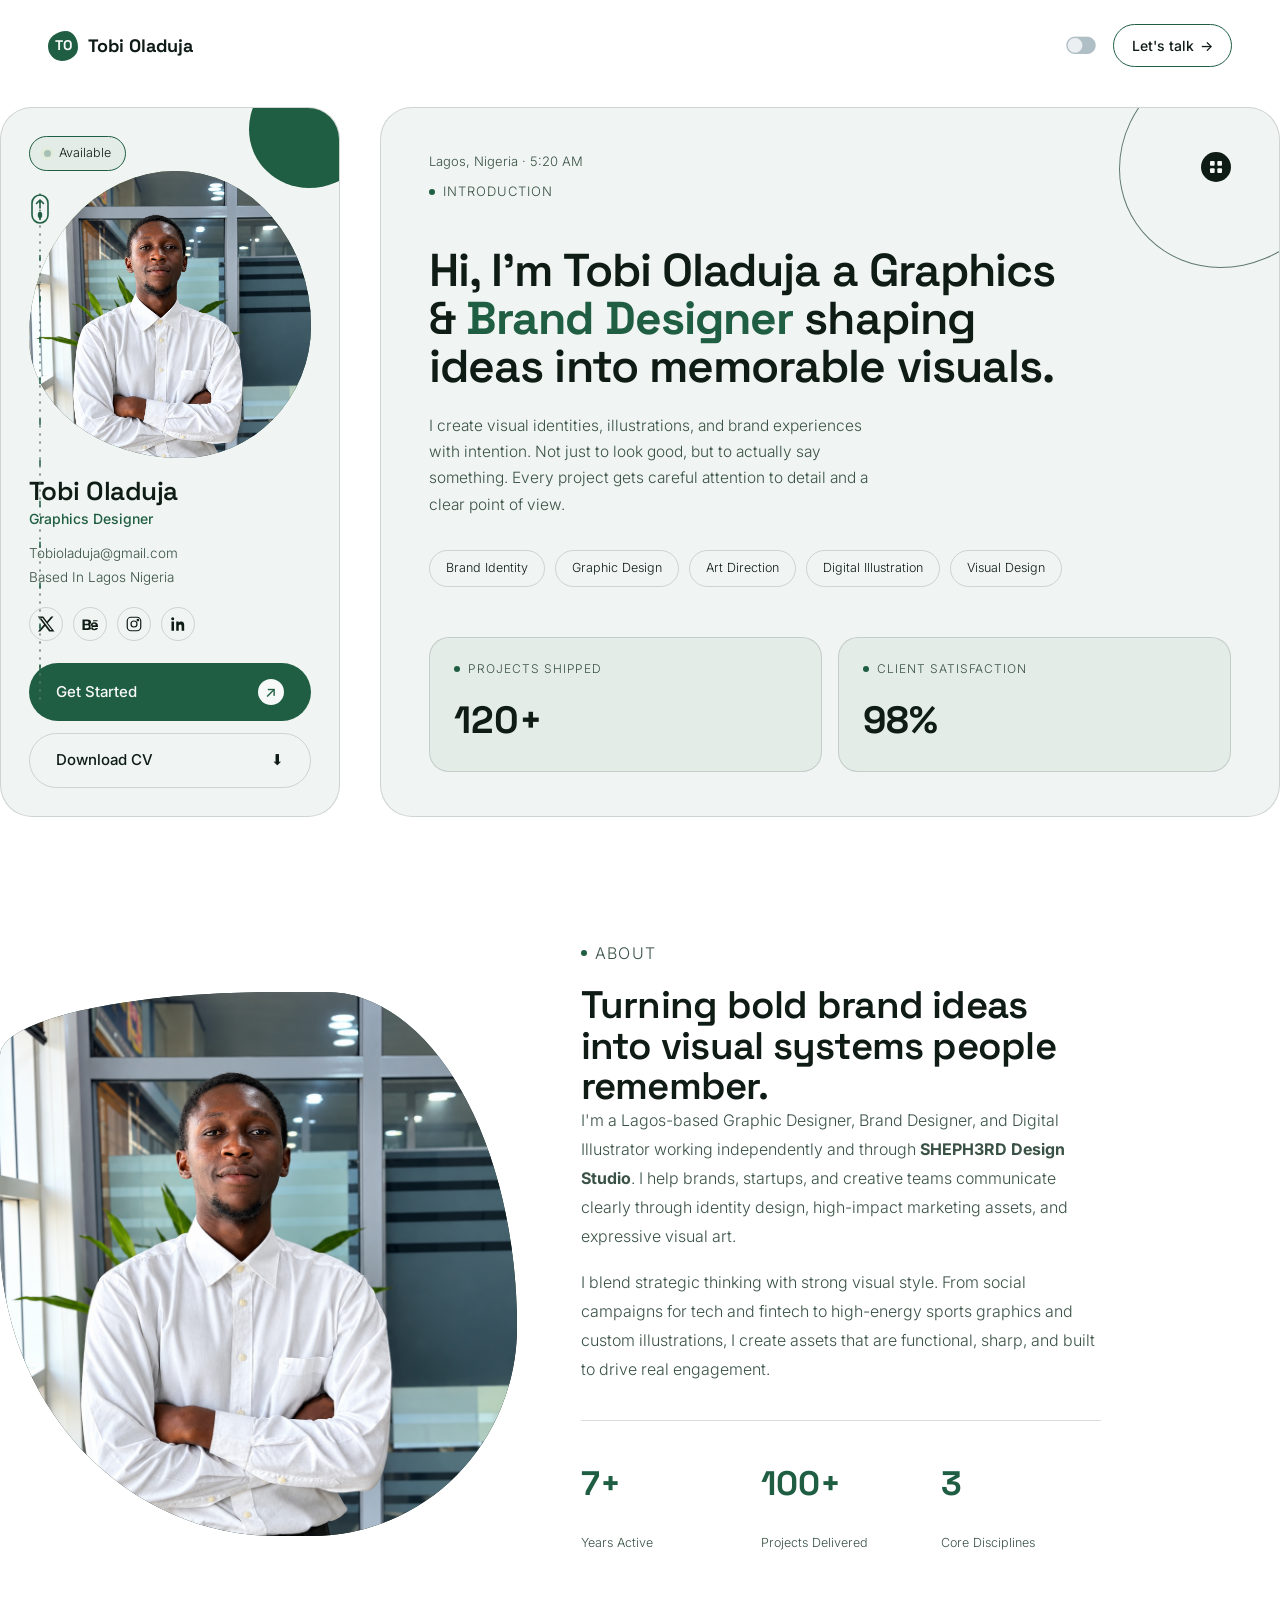
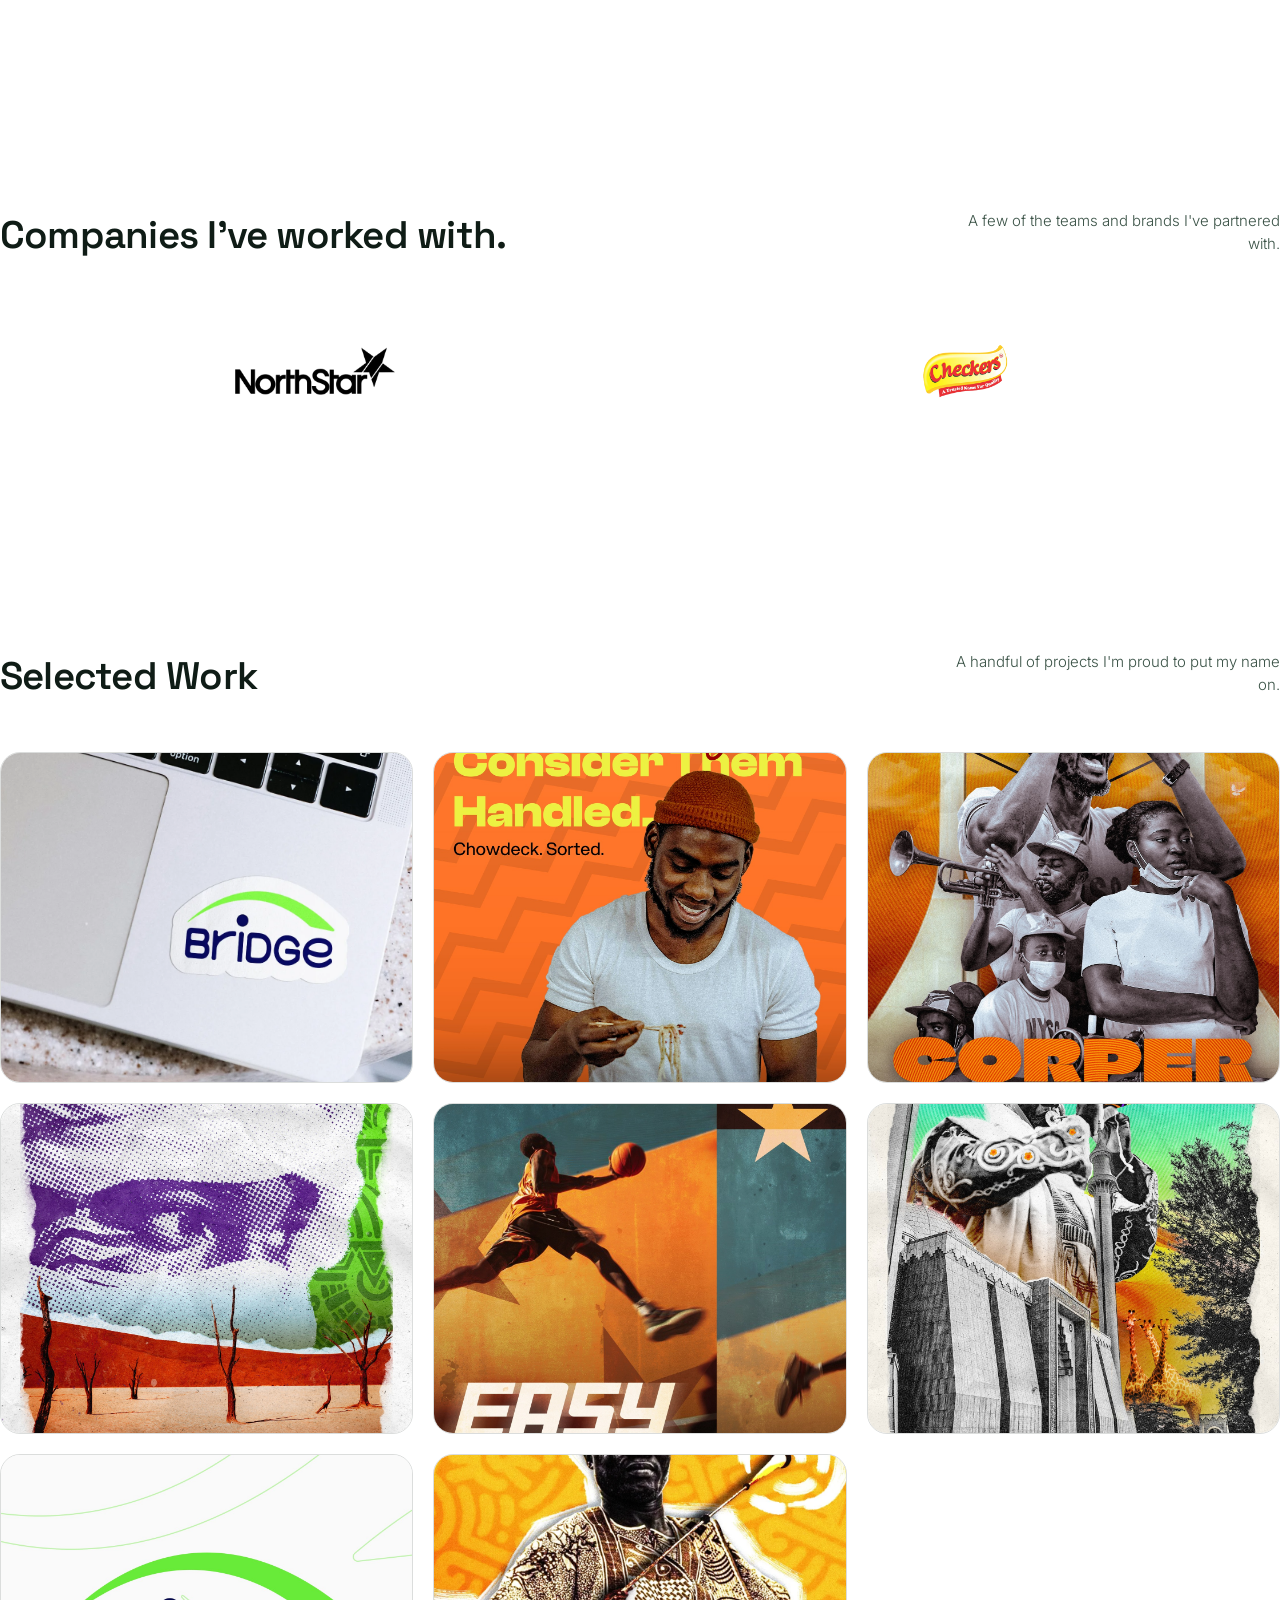
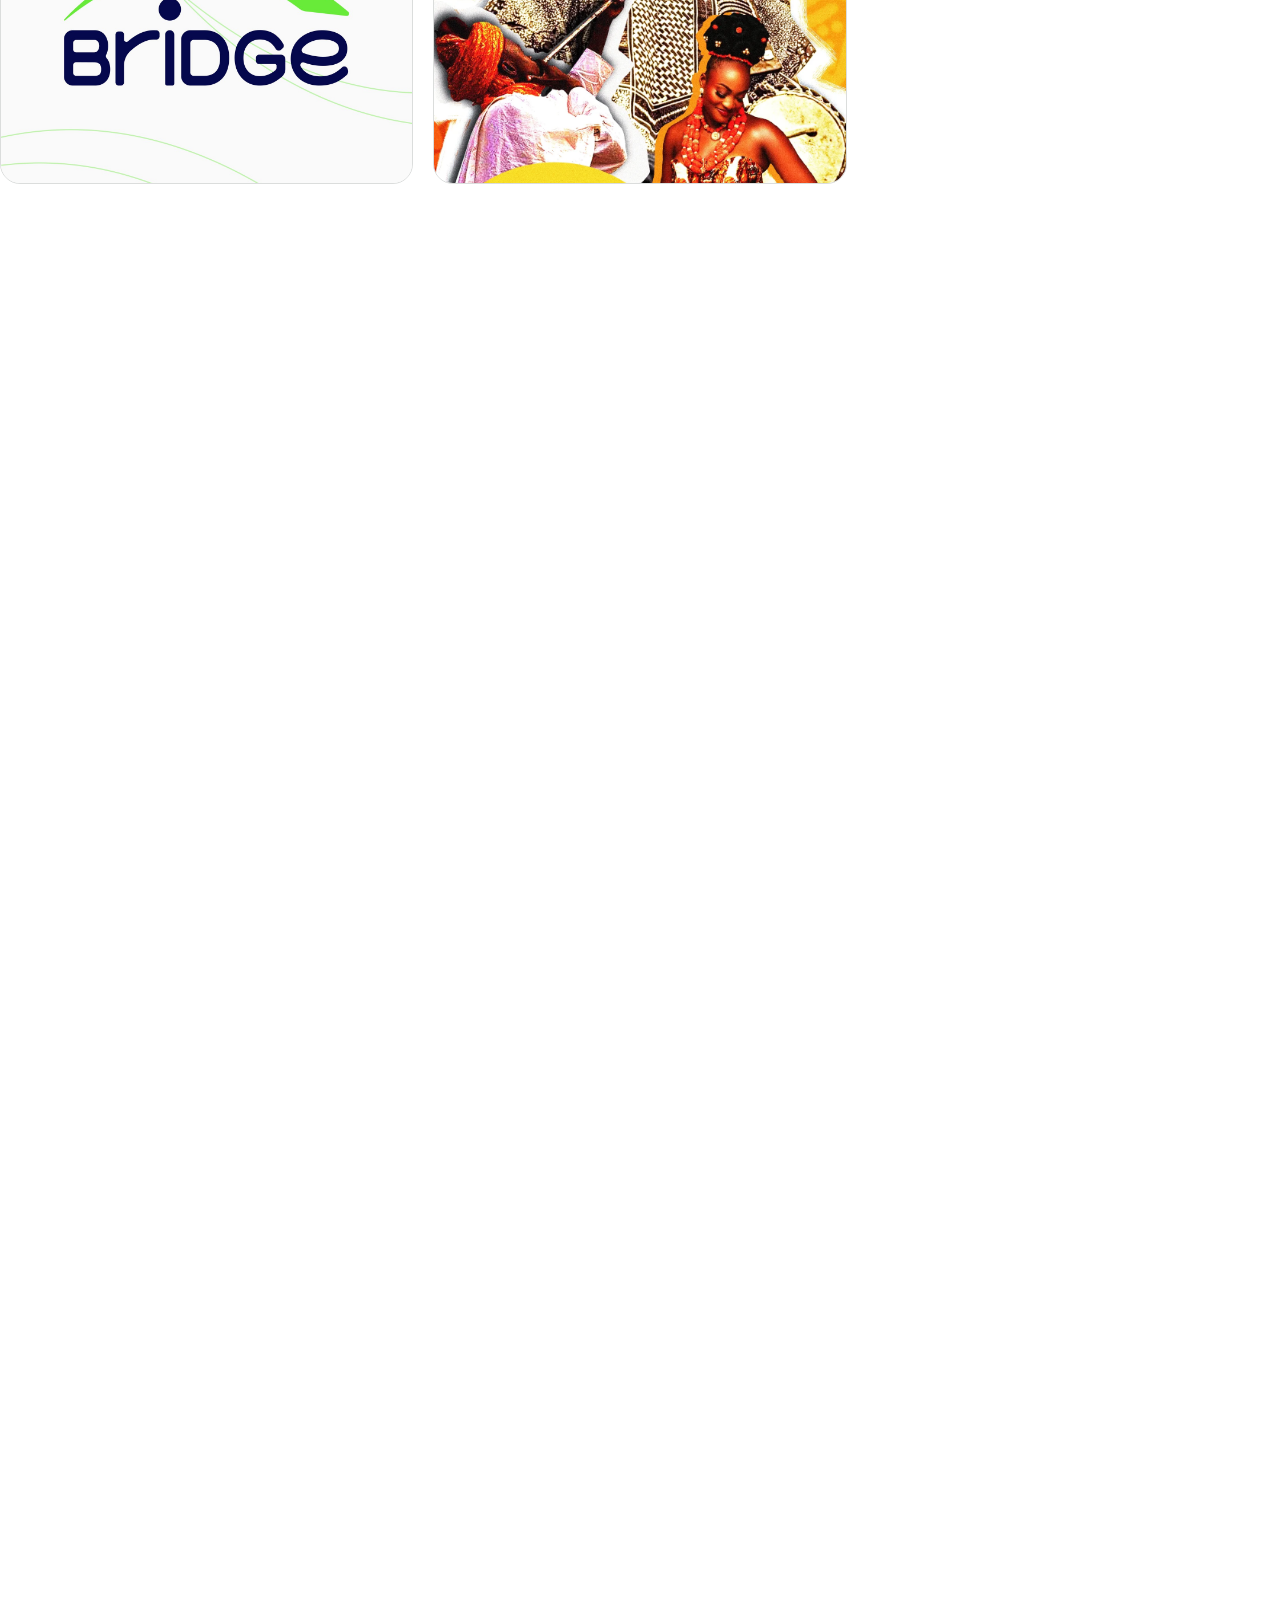
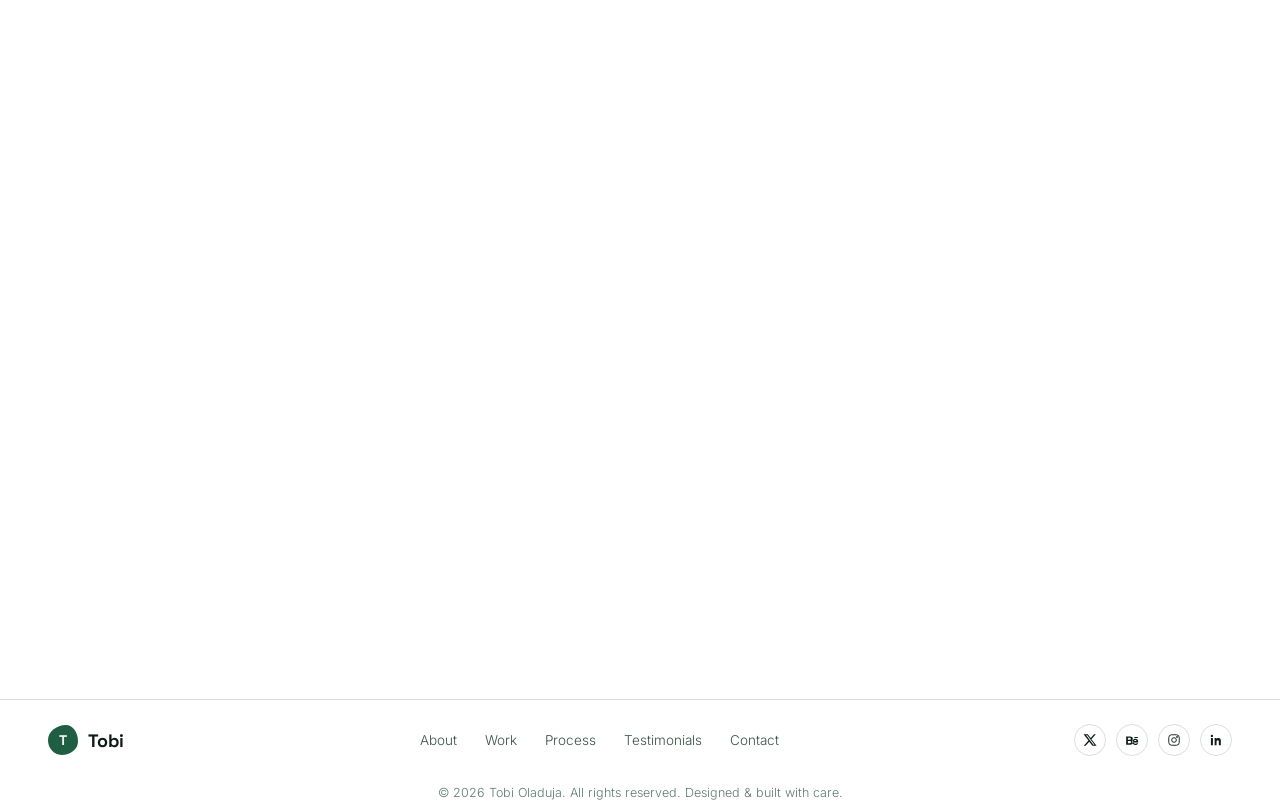
<file: index.html>
<!doctype html>
<html lang="en">
  <head>
    <meta charset="UTF-8" />
    <meta name="viewport" content="width=device-width, initial-scale=1.0" />
    <title>Tobi Oladuja - Graphic & Brand Designer</title>
    <!-- Fonts -->
    <link rel="preconnect" href="https://fonts.googleapis.com" />
    <link rel="preconnect" href="https://fonts.gstatic.com" crossorigin />
    <link
      href="https://fonts.googleapis.com/css2?family=Space+Grotesk:wght@500;600;700&family=Inter:wght@300;400;500;600&display=swap"
      rel="stylesheet"
    />
    <!-- Stylesheet -->
    <link rel="stylesheet" href="styles.css" />
    <!-- Favicon Links -->
    <link rel="icon" type="image/svg+xml" href="To_Favicon.svg" />
    <link rel="alternate icon" href="favicon.ico" />
    <link rel="apple-touch-icon" sizes="180x180" href="apple-touch-icon.png" />
  </head>

  <body>
    <!-- Signature scroll rail: dashed line + paper plane -->
    <div class="scroll-rail" aria-hidden="true">
      <svg
        width="24"
        height="100%"
        viewBox="0 0 24 520"
        preserveAspectRatio="none"
      >
        <path id="railPath" class="rail-track" d="M12,4 L12,516" />
        <path
          id="railProgress"
          class="rail-progress"
          d="M12,4 L12,516"
          stroke-dasharray="1 7"
          pathLength="100"
          stroke-dashoffset="100"
        />
      </svg>
      <svg
        id="planeSvg"
        width="18"
        height="30"
        viewBox="0 0 18 30"
        style="position: absolute; left: 3px; top: 4px"
      >
        <rect
          x="1"
          y="1"
          width="16"
          height="28"
          rx="8"
          fill="none"
          stroke="var(--lime)"
          stroke-width="1.6"
        />
        <g id="mouseInner">
          <ellipse cx="9" cy="9" rx="2.2" ry="3.2" fill="var(--lime)" />
          <path
            d="M9 16 L9 24 M5.5 20.5 L9 24 L12.5 20.5"
            fill="none"
            stroke="var(--lime)"
            stroke-width="1.6"
            stroke-linecap="round"
            stroke-linejoin="round"
          />
        </g>
      </svg>
    </div>

    <!-------------------------------------------------------- Sticky Top Nav -------------------------------------->
    <header class="topnav">
      <div class="wrap">
        <a href="#top" class="logo">
          <span class="logo-mark">TO</span>
          <span class="logo-text">Tobi Oladuja</span>
        </a>

        <nav class="nav-links" id="navLinks" aria-label="Menu">
          <a href="#about" class="nav-item">About</a>
          <a href="#work" class="nav-item">Work</a>
          <a href="#process" class="nav-item">Process</a>
          <a href="#testimonials" class="nav-item">Testimonials</a>
          <a href="#contact" class="nav-item">Contact</a>
          <div class="nav-theme">
            <span class="nav-theme-label">Theme</span>
            <button
              class="theme-toggle theme-toggle--menu"
              aria-label="Toggle Color Theme"
              type="button"
            >
              <img class="theme-toggle-img" src="off-button.png" alt="Switch Theme" />
            </button>
          </div>
        </nav>

        <div class="nav-actions">
          <button
            class="theme-toggle"
            id="themeToggle"
            aria-label="Toggle Color Theme"
            type="button"
          >
            <img
              id="themeToggleImg"
              class="theme-toggle-img"
              src="off-button.png"
              alt="Switch Theme"
            />
          </button>
          <a href="#contact" class="nav-cta"
            >Let's talk <span aria-hidden="true">→</span></a
          >
          <button
            class="mobile-toggle"
            id="mobileToggle"
            aria-label="Toggle navigation menu"
            aria-expanded="false"
            aria-controls="navLinks"
          >
            <span class="hamburger" aria-hidden="true">
              <span></span><span></span><span></span>
            </span>
          </button>
        </div>
      </div>
    </header>

    <!-------------------------------------------------------- Main Section ---------------------------------------->
    <main id="top">
      <!------------------------------- ID Card & Hero Main --------------------------->
      <section class="hero wrap" id="hero">
        <div class="hero-grid">
          <!-- ID Card -->
          <div class="id-card reveal">
            <div class="blob blob-lime float-a"></div>
            <span class="avail-pill"><span class="dot"></span>Available</span>

            <div class="portrait">
              <img
                src="Tobi Oladuja.png"
                alt="Portrait photo of Tobi Oladuja"
              />
            </div>

            <h2 class="id-name">Tobi Oladuja</h2>
            <p class="id-role">Graphics Designer</p>
            <div class="id-meta">
              <span>Tobioladuja@gmail.com</span>
              <span>Based In Lagos Nigeria</span>
            </div>

            <div class="id-socials">
              <a
                href="https://x.com/tobioladuja"
                aria-label="X (Twitter)"
                target="_blank"
                ><svg viewBox="0 0 24 24" fill="currentColor">
                  <path
                    d="M18.9 2H22l-7.6 8.7L23.3 22h-7.1l-5.5-7.2L4.4 22H1.3l8.1-9.3L1 2h7.3l5 6.6L18.9 2zm-1.2 18h1.9L7.4 4h-2l12.3 16z"
                  /></svg
              ></a>
              <a
                href="https://www.behance.net/oluwatooladuja"
                aria-label="Behance"
                target="_blank"
                ><svg viewBox="0 0 24 24" fill="currentColor">
                  <path
                    d="M2 6h6.6c3.6 0 4.9 1.7 4.9 3.7 0 1.4-.7 2.4-1.9 2.9 1.6.4 2.6 1.6 2.6 3.4 0 2.6-2 4-5.5 4H2V6zm3 5.6h3c1.3 0 2-.6 2-1.7s-.7-1.6-2-1.6H5v3.3zm0 5.9h3.2c1.5 0 2.3-.7 2.3-1.9s-.8-1.9-2.3-1.9H5v3.8zM16 6.9h6v1.5h-6zM22.7 15c0-3.1-1.9-5.3-5-5.3-3 0-5.1 2.2-5.1 5.4 0 3.3 2 5.3 5.2 5.3 2.4 0 4.1-1.1 4.7-3h-2.6c-.4.7-1.1 1.1-2.1 1.1-1.4 0-2.3-.9-2.5-2.4h7.4c0-.4.1-.7.1-1.1zm-7.4-1.2c.3-1.3 1.1-2 2.3-2 1.2 0 2 .8 2.1 2h-4.4z"
                  /></svg
              ></a>
              <a
                href="https://www.instagram.com/tobioladuja"
                aria-label="instagram"
                target="_blank"
                ><svg
                  viewBox="0 0 24 24"
                  fill="none"
                  stroke="currentColor"
                  stroke-width="1.6"
                >
                  <rect x="3" y="3" width="18" height="18" rx="5" />
                  <circle cx="12" cy="12" r="4" />
                  <circle cx="17.2" cy="6.8" r="1" /></svg
              ></a>
              <a
                href="https://www.linkedin.com/in/tobioladuja"
                aria-label="LinkedIn"
                target="_blank"
                ><svg viewBox="0 0 24 24" fill="currentColor">
                  <path
                    d="M6.94 5a2 2 0 1 1-4 0 2 2 0 0 1 4 0zM3.3 8.75h3.4V21H3.3V8.75zm6.35 0h3.26v1.68h.05c.45-.86 1.56-1.77 3.22-1.77 3.44 0 4.07 2.27 4.07 5.22V21h-3.4v-5.44c0-1.3-.02-2.96-1.8-2.96-1.81 0-2.09 1.41-2.09 2.87V21H9.65V8.75z"
                  /></svg
              ></a>
            </div>

            <a href="#contact" class="btn btn-primary id-cta"
              >Get Started <span class="btn-icon" aria-hidden="true">↗</span></a
            >
            <a
              href="Tobi Oladuja CV.pdf"
              download
              class="btn btn-ghost id-cta-secondary"
              >Download CV <span class="btn-icon" aria-hidden="true">⬇</span></a
            >
          </div>

          <!-- Hero Main -->
          <div class="hero-main reveal">
            <div class="blob blob-outline float-b"></div>
            <div class="hero-topline">
              <span id="clockline">Lagos, Nigeria · 12:36 AM</span>
              <div class="icon-grid" aria-hidden="true">
                <svg
                  width="16"
                  height="16"
                  viewBox="0 0 24 24"
                  fill="currentColor"
                >
                  <rect x="3" y="3" width="7" height="7" rx="1.5" />
                  <rect x="14" y="3" width="7" height="7" rx="1.5" />
                  <rect x="3" y="14" width="7" height="7" rx="1.5" />
                  <rect x="14" y="14" width="7" height="7" rx="1.5" />
                </svg>
              </div>
            </div>

            <p class="eyebrow hero-eyebrow">Introduction</p>
            <h1 class="hero-headline">
              Hi, I'm Tobi Oladuja a Graphics &
              <span class="accent">Brand Designer</span> shaping ideas into
              memorable visuals.
            </h1>
            <p class="hero-desc">
              I create visual identities, illustrations, and brand experiences
              with intention. Not just to look good, but to actually say
              something. Every project gets careful attention to detail and a
              clear point of view.
            </p>

            <div class="hero-tags">
              <span class="tag">Brand Identity</span>
              <span class="tag">Graphic Design</span>
              <span class="tag">Art Direction</span>
              <span class="tag">Digital Illustration</span>
              <span class="tag">Visual Design</span>
            </div>

            <div class="hero-bottom">
              <div class="stat-card">
                <p class="eyebrow">Projects Shipped</p>
                <p class="stat-num">120+</p>
              </div>
              <div class="stat-card">
                <p class="eyebrow">Client Satisfaction</p>
                <p class="stat-num">98%</p>
              </div>
            </div>
          </div>
        </div>
      </section>

      <!-------------------------------------------------------- ABOUT ---------------------------------------->
      <section class="section-pad wrap" id="about">
        <div class="about-grid">
          <div class="about-portrait reveal">
            <img src="Tobi Oladuja.png" alt="Portrait photo of Tobi Oladuja" />
          </div>

          <div class="about-text reveal">
            <p class="eyebrow">About</p>
            <h2 class="section-title">
              Turning bold brand ideas into visual systems people remember.
            </h2>
            <p>
              I'm a Lagos-based Graphic Designer, Brand Designer, and Digital
              Illustrator working independently and through
              <strong>SHEPH3RD Design Studio</strong>. I help brands, startups,
              and creative teams communicate clearly through identity design,
              high-impact marketing assets, and expressive visual art.
            </p>
            <p>
              I blend strategic thinking with strong visual style. From social
              campaigns for tech and fintech to high-energy sports graphics and
              custom illustrations, I create assets that are functional, sharp,
              and built to drive real engagement.
            </p>

            <div class="about-stats">
              <div>
                <p class="num">7+</p>
                <p class="label">Years Active</p>
              </div>
              <div>
                <p class="num">100+</p>
                <p class="label">Projects Delivered</p>
              </div>
              <div>
                <p class="num">3</p>
                <p class="label">Core Disciplines</p>
              </div>
            </div>
          </div>
        </div>
      </section>

      <!-------------------------------------------------------- CLIENTS ---------------------------------------->
      <section class="section-pad wrap" id="clients">
        <div class="section-head reveal">
          <h2 class="section-title">Companies I've worked with.</h2>
          <p class="section-sub">
            A few of the teams and brands I've partnered with.
          </p>
        </div>

        <div class="clients-row reveal">
          <div class="client-logo">
            <img src="northstar-logo.png" alt="NorthStar logo" />
          </div>
          <div class="client-logo">
            <img src="checkers-logo.png" alt="Checkers logo" />
          </div>
        </div>
      </section>

      <!-------------------------------------------------------- WORK ---------------------------------------->
      <section class="section-pad wrap" id="work">
        <div class="section-head reveal">
          <h2 class="section-title">Selected Work</h2>
          <p class="section-sub">
            A handful of projects I'm proud to put my name on.
          </p>
        </div>
        <div class="work-grid">
          <div
            class="work-card reveal"
            data-img="Shepherd Work/Bridge Finance/Bridge_1.webp, Shepherd Work/Bridge Finance/Bridge_2.webp, Shepherd Work/Bridge Finance/Bridge_3.webp, Shepherd Work/Bridge Finance/Bridge_4.webp, Shepherd Work/Bridge Finance/Bridge_5.webp"
          >
            <div class="work-thumb">
              <img
                src="Shepherd Work/Bridge Finance/Bridge_1.webp"
                alt="Bridge Finance"
              />
            </div>
            <div class="work-overlay">
              <p class="work-tag">Fintech · App</p>
              <p class="work-name">Bridge Finance</p>
            </div>
            <span class="work-expand" aria-hidden="true">
              <svg
                viewBox="0 0 24 24"
                fill="none"
                stroke="currentColor"
                stroke-width="1.8"
              >
                <path d="M9 3H3v6M15 3h6v6M9 21H3v-6M15 21h6v-6" />
              </svg>
            </span>
          </div>

          <div
            class="work-card reveal"
            data-img="Shepherd Work/Chowdeck/Chowdeck_1.jpg, Shepherd Work/Chowdeck/Chowdeck_2.jpg, Shepherd Work/Chowdeck/Chowdeck_3.jpg, Shepherd Work/Chowdeck/Chowdeck_4.jpg, Shepherd Work/Chowdeck/Chowdeck_5.jpg, Shepherd Work/Chowdeck/Chowdeck_6.jpg, Shepherd Work/Chowdeck/Chowdeck_7.jpg"
          >
            <div class="work-thumb">
              <img src="Shepherd Work/Chowdeck/Chowdeck_1.jpg" alt="Chowdeck" />
            </div>
            <div class="work-overlay">
              <p class="work-tag">Food Delivery · Brand</p>
              <p class="work-name">Chowdeck</p>
            </div>
            <span class="work-expand" aria-hidden="true">
              <svg
                viewBox="0 0 24 24"
                fill="none"
                stroke="currentColor"
                stroke-width="1.8"
              >
                <path d="M9 3H3v6M15 3h6v6M9 21H3v-6M15 21h6v-6" />
              </svg>
            </span>
          </div>

          <div
            class="work-card reveal"
            data-img="Shepherd Work/Corper Shun/corper_shun_1.jpg, Shepherd Work/Corper Shun/corper_shun_2.jpg, Shepherd Work/Corper Shun/corper_shun_3.jpg"
          >
            <div class="work-thumb">
              <img
                src="Shepherd Work/Corper Shun/corper_shun_1.jpg"
                alt="Corper Shun"
              />
            </div>
            <div class="work-overlay">
              <p class="work-tag">A Life Window of Escapism.</p>
              <p class="work-name">Corper Shun</p>
            </div>
            <span class="work-expand" aria-hidden="true">
              <svg
                viewBox="0 0 24 24"
                fill="none"
                stroke="currentColor"
                stroke-width="1.8"
              >
                <path d="M9 3H3v6M15 3h6v6M9 21H3v-6M15 21h6v-6" />
              </svg>
            </span>
          </div>

          <div
            class="work-card reveal"
            data-img="Shepherd Work/DESERTED/Deserted.jpg"
          >
            <div class="work-thumb">
              <img src="Shepherd Work/DESERTED/Deserted.jpg" alt="Deserted" />
            </div>
            <div class="work-overlay">
              <p class="work-tag">Poster Art</p>
              <p class="work-name">Deserted</p>
            </div>
            <span class="work-expand" aria-hidden="true">
              <svg
                viewBox="0 0 24 24"
                fill="none"
                stroke="currentColor"
                stroke-width="1.8"
              >
                <path d="M9 3H3v6M15 3h6v6M9 21H3v-6M15 21h6v-6" />
              </svg>
            </span>
          </div>

          <div
            class="work-card reveal"
            data-img="Shepherd Work/EASY BUCKETS/Easy_buckets.jpg"
          >
            <div class="work-thumb">
              <img
                src="Shepherd Work/EASY BUCKETS/Easy_buckets.jpg"
                alt="Easy Buckets"
              />
            </div>
            <div class="work-overlay">
              <p class="work-tag">Poster Art</p>
              <p class="work-name">Easy Buckets</p>
            </div>
            <span class="work-expand" aria-hidden="true">
              <svg
                viewBox="0 0 24 24"
                fill="none"
                stroke="currentColor"
                stroke-width="1.8"
              >
                <path d="M9 3H3v6M15 3h6v6M9 21H3v-6M15 21h6v-6" />
              </svg>
            </span>
          </div>

          <div
            class="work-card reveal"
            data-img="Shepherd Work/ECHOES OF THE SAHEL/Echoes.jpg"
          >
            <div class="work-thumb">
              <img
                src="Shepherd Work/ECHOES OF THE SAHEL/Echoes.jpg"
                alt="Echoes of the Sahel"
              />
            </div>
            <div class="work-overlay">
              <p class="work-tag">Poster Art</p>
              <p class="work-name">Echoes of the Sahel</p>
            </div>
            <span class="work-expand" aria-hidden="true">
              <svg
                viewBox="0 0 24 24"
                fill="none"
                stroke="currentColor"
                stroke-width="1.8"
              >
                <path d="M9 3H3v6M15 3h6v6M9 21H3v-6M15 21h6v-6" />
              </svg>
            </span>
          </div>

          <div
            class="work-card reveal"
            data-img="Shepherd Work/Logo Breakdown for Bridge Finance/Bridge_logo_1.jpg, Shepherd Work/Logo Breakdown for Bridge Finance/Bridge_logo_2.jpg, Shepherd Work/Logo Breakdown for Bridge Finance/Bridge_logo_3.jpg, Shepherd Work/Logo Breakdown for Bridge Finance/Bridge_logo_4.jpg, Shepherd Work/Logo Breakdown for Bridge Finance/Bridge_logo_5.jpg"
          >
            <div class="work-thumb">
              <img
                src="Shepherd Work/Logo Breakdown for Bridge Finance/Bridge_logo_1.jpg"
                alt="Bridge Logo Breakdown"
              />
            </div>
            <div class="work-overlay">
              <p class="work-tag">Branding</p>
              <p class="work-name">Bridge Logo Breakdown</p>
            </div>
            <span class="work-expand" aria-hidden="true">
              <svg
                viewBox="0 0 24 24"
                fill="none"
                stroke="currentColor"
                stroke-width="1.8"
              >
                <path d="M9 3H3v6M15 3h6v6M9 21H3v-6M15 21h6v-6" />
              </svg>
            </span>
          </div>

          <div
            class="work-card reveal"
            data-img="Shepherd Work/THREADS OF TRADITION WOVEN TOGETHER IN HARMONY/Threads_1.webp, Shepherd Work/THREADS OF TRADITION WOVEN TOGETHER IN HARMONY/Threads_2.webp, Shepherd Work/THREADS OF TRADITION WOVEN TOGETHER IN HARMONY/Threads_3.webp, Shepherd Work/THREADS OF TRADITION WOVEN TOGETHER IN HARMONY/Threads_4.webp"
          >
            <div class="work-thumb">
              <img
                src="Shepherd Work/THREADS OF TRADITION WOVEN TOGETHER IN HARMONY/Threads_1.webp"
                alt="Threads of Tradition"
              />
            </div>
            <div class="work-overlay">
              <p class="work-tag">Culture · Design</p>
              <p class="work-name">Threads of Tradition</p>
            </div>
            <span class="work-expand" aria-hidden="true">
              <svg
                viewBox="0 0 24 24"
                fill="none"
                stroke="currentColor"
                stroke-width="1.8"
              >
                <path d="M9 3H3v6M15 3h6v6M9 21H3v-6M15 21h6v-6" />
              </svg>
            </span>
          </div>
        </div>
      </section>

      <!-------------------------------------------------------- Process ---------------------------------------->
      <section class="section-pad wrap" id="process">
        <div class="section-head reveal">
          <h2 class="section-title">How a project moves.</h2>
          <p class="section-sub">
            Four stages, always in this order, rarely in a straight line.
          </p>
        </div>

        <div class="process-strip reveal">
          <div class="process-step">
            <p class="process-num">01</p>
            <h3>Discover</h3>
            <p>
              Interviews, audits, and a clear list of the problems worth solving
              first.
            </p>
          </div>
          <div class="process-step">
            <p class="process-num">02</p>
            <h3>Design</h3>
            <p>
              Wireframes to high-fidelity screens, tested against the goals from
              step one.
            </p>
          </div>
          <div class="process-step">
            <p class="process-num">03</p>
            <h3>Test</h3>
            <p>
              Real users, real tasks, and honest notes on what still doesn't
              work.
            </p>
          </div>
          <div class="process-step">
            <p class="process-num">04</p>
            <h3>Deliver</h3>
            <p>
              Developer-ready files, documentation, and support through launch.
            </p>
          </div>
        </div>
      </section>

      <!-------------------------------------------------------- Testimonials ---------------------------------------->
      <section class="section-pad wrap" id="testimonials">
        <div class="section-head reveal">
          <div>
            <p class="eyebrow">Client Feedback</p>
            <h2 class="section-title" style="margin-top: 12px">
              Kind words from past collaborators.
            </h2>
          </div>
          <p class="section-sub">
            A few genuine reactions from founders, creative directors, and brand
            leads.
          </p>
        </div>

        <div class="test-grid">
          <div class="test-card reveal">
            <div class="test-quote">
              <p>
                "Tobi took a loose concept and translated it into a complete
                visual system. Our brand presence immediately felt refined and
                intentional."
              </p>
            </div>
            <div class="test-who">
              <div class="test-avatar"><span>FO</span></div>
              <div>
                <p class="test-name">Femi Olamide</p>
                <p class="test-role">Co-Founder, Bridge Finance</p>
              </div>
            </div>
          </div>

          <div class="test-card reveal">
            <div class="test-quote">
              <p>
                "Working with Tobi on our campaign assets was effortless. The
                art direction was sharp, delivered on time, and exceeded our
                visual expectations."
              </p>
            </div>
            <div class="test-who">
              <div class="test-avatar"><span>AA</span></div>
              <div>
                <p class="test-name">Aisha Bello</p>
                <p class="test-role">Marketing Lead, Chowdeck</p>
              </div>
            </div>
          </div>

          <div class="test-card reveal">
            <div class="test-quote">
              <p>
                "His custom artwork and poster concepts gave our release the
                distinct identity it needed. High attention to detail and zero
                friction."
              </p>
            </div>
            <div class="test-who">
              <div class="test-avatar"><span>DA</span></div>
              <div>
                <p class="test-name">David Adebayo</p>
                <p class="test-role">Creative Director, SHEPH3RD</p>
              </div>
            </div>
          </div>
        </div>
      </section>

      <!-------------------------------------------------------- CONTACT ---------------------------------------->
      <section class="section-pad wrap" id="contact">
        <div class="contact-panel reveal">
          <div class="blob blob-lime float-a"></div>
          <div class="blob blob-outline float-b"></div>
          <div class="contact-grid">
            <div>
              <p class="eyebrow">Get in touch</p>
              <h2 class="contact-title" style="margin-top: 16px">
                Let's work <span class="accent">together</span>.
              </h2>
              <p class="contact-text">
                Have a product that needs to feel simpler? Tell me what you're
                building and I'll get back within a day.
              </p>
              <div class="contact-links">
                <a href="mailto:oladujaoluwatobi@gmail.com"
                  >oladujaoluwatobi@gmail.com</a
                >
                <a href="https://instagram.com" target="_blank" rel="noopener"
                  >Instagram</a
                >
                <a href="https://behance.net" target="_blank" rel="noopener"
                  >Behance</a
                >
              </div>
            </div>

            <form
              action="https://api.web3forms.com/submit"
              method="POST"
              class="form"
              id="contactForm"
            >
              <input
                type="hidden"
                name="access_key"
                value="e9a59b67-0d18-44da-8bc6-efa104358db8"
              />

              <div class="field">
                <label for="cname">Name</label>
                <input
                  id="cname"
                  name="name"
                  type="text"
                  placeholder="Your name"
                  required
                />
              </div>
              <div class="field">
                <label for="cemail">Email</label>
                <input
                  id="cemail"
                  name="email"
                  type="email"
                  placeholder="your@gmail.com"
                  required
                />
              </div>
              <div class="field">
                <label for="cmsg">Project</label>
                <textarea
                  name="message"
                  id="cmsg"
                  rows="4"
                  placeholder="A little about what you're building"
                  required
                ></textarea>
              </div>
              <button type="submit" id="submitBtn" class="btn btn-primary">
                Send message <span class="btn-icon" aria-hidden="true">↗</span>
              </button>
              <p class="form-note" id="formNote">I'll reply within 24 hours.</p>
            </form>
          </div>
        </div>
      </section>
    </main>

    <footer class="wrap">
      <div class="footer-grid">
        <a href="#top" class="logo"><span class="logo-mark">T</span>Tobi</a>
        <nav class="footer-nav" aria-label="Footer">
          <a href="#about">About</a>
          <a href="#work">Work</a>
          <a href="#process">Process</a>
          <a href="#testimonials">Testimonials</a>
          <a href="#contact">Contact</a>
        </nav>
        <div class="footer-socials">
          <a
            href="https://x.com/tobioladuja"
            aria-label="X (Twitter)"
            target="_blank"
            ><svg viewBox="0 0 24 24" fill="currentColor">
              <path
                d="M18.9 2H22l-7.6 8.7L23.3 22h-7.1l-5.5-7.2L4.4 22H1.3l8.1-9.3L1 2h7.3l5 6.6L18.9 2zm-1.2 18h1.9L7.4 4h-2l12.3 16z"
              /></svg
          ></a>
          <a
            href="https://www.behance.net/oluwatooladuja"
            aria-label="Behance"
            target="_blank"
            ><svg viewBox="0 0 24 24" fill="currentColor">
              <path
                d="M2 6h6.6c3.6 0 4.9 1.7 4.9 3.7 0 1.4-.7 2.4-1.9 2.9 1.6.4 2.6 1.6 2.6 3.4 0 2.6-2 4-5.5 4H2V6zm3 5.6h3c1.3 0 2-.6 2-1.7s-.7-1.6-2-1.6H5v3.3zm0 5.9h3.2c1.5 0 2.3-.7 2.3-1.9s-.8-1.9-2.3-1.9H5v3.8zM16 6.9h6v1.5h-6zM22.7 15c0-3.1-1.9-5.3-5-5.3-3 0-5.1 2.2-5.1 5.4 0 3.3 2 5.3 5.2 5.3 2.4 0 4.1-1.1 4.7-3h-2.6c-.4.7-1.1 1.1-2.1 1.1-1.4 0-2.3-.9-2.5-2.4h7.4c0-.4.1-.7.1-1.1zm-7.4-1.2c.3-1.3 1.1-2 2.3-2 1.2 0 2 .8 2.1 2h-4.4z"
              /></svg
          ></a>
          <a
            href="https://www.instagram.com/tobioladuja"
            aria-label="instagram"
            target="_blank"
            ><svg
              viewBox="0 0 24 24"
              fill="none"
              stroke="currentColor"
              stroke-width="1.6"
            >
              <rect x="3" y="3" width="18" height="18" rx="5" />
              <circle cx="12" cy="12" r="4" />
              <circle cx="17.2" cy="6.8" r="1" /></svg
          ></a>
          <a
            href="https://www.linkedin.com/in/tobioladuja"
            aria-label="LinkedIn"
            target="_blank"
            ><svg viewBox="0 0 24 24" fill="currentColor">
              <path
                d="M6.94 5a2 2 0 1 1-4 0 2 2 0 0 1 4 0zM3.3 8.75h3.4V21H3.3V8.75zm6.35 0h3.26v1.68h.05c.45-.86 1.56-1.77 3.22-1.77 3.44 0 4.07 2.27 4.07 5.22V21h-3.4v-5.44c0-1.3-.02-2.96-1.8-2.96-1.81 0-2.09 1.41-2.09 2.87V21H9.65V8.75z"
              /></svg
          ></a>
        </div>
      </div>
      <p class="footer-copy">
        © 2026 Tobi Oladuja. All rights reserved. Designed &amp; built with
        care.
      </p>
    </footer>

    <!---------------------------------------------------------------- Work Lightbox ------------------------------------------------------------->
    <div class="lightbox" id="lightbox" aria-hidden="true">
      <div class="lightbox-backdrop" id="lightboxBackdrop"></div>
      <button class="lightbox-close" id="lightboxClose" aria-label="Close">
        <svg
          viewBox="0 0 24 24"
          fill="none"
          stroke="currentColor"
          stroke-width="1.8"
        >
          <path d="M6 6l12 12M18 6L6 18" />
        </svg>
      </button>
      <figure class="lightbox-figure">
        <div class="lightbox-frame" id="lightboxFrame"></div>
        <figcaption class="lightbox-caption">
          <p class="lightbox-tag" id="lightboxTag"></p>
          <p class="lightbox-name" id="lightboxName"></p>
        </figcaption>
      </figure>
    </div>
    <script src="scripts.js"></script>
  </body>
</html>
</file>
<file: styles.css>
/* General Settings */

:root {
  /* Base & Background Layering (Slight Off-Whites for Card Depth) */
  --bg: #ffffff;          /* Pure white main background */
  --bg-deep: #f7f9f8;     /* Soft warm grey-green tint for hero/outer containers */
  --panel: #f0f4f2;       /* Light panel background to separate cards from white page */
  --panel-2: #e4ece8;     /* Slightly darker panel for stat boxes and nested cards */

  /* Secondary Accents (Deep Forest Green) */
  --lime: #1f5e43;        /* Deep foliage green for main brand accents & highlights */
  --lime-dim: #15422f;    /* Darker green for hover states */
  --green-light: #d8e6df; /* Soft green tint for subtle badges/chips */

  /* Gold Highlights & Accents */
  --gold: #c4e93a;        /* Deeper metallic gold for high contrast on light background */
  --gold-dim: #a37f1e;    /* Hover state gold */
  --gold-light: #f7f2e1;  /* Soft warm tint for highlighted tags/cards */

  /* Text & Typography (Darkened for Crisp Legibility) */
  --off: #0f1c16;         /* High-contrast dark green-black for primary headings & text */
  --gray: #3a5246;        /* Darker medium green-gray for readable body paragraphs */
  --gray-dim: #607a6e;    /* Darker muted text for subtitles and captions */

  /* Structural & Borders */
  --line: rgba(15, 28, 22, 0.15); /* Visible subtle dark borders for card definition */

  /* Layout & Animation */
  --radius-lg: 32px;
  --radius-md: 20px;
  --radius-sm: 12px;
  --font-display: 'Space Grotesk', sans-serif;
  --font-body: 'Inter', sans-serif;
  --ease: cubic-bezier(0.16, 0.84, 0.44, 1);
}
/* ==========================================================================
   Theme Switcher Styling (White Default vs. Green)
   ========================================================================== */

/* Green Theme Variable Overrides */
body.theme-green {
  --bg: #122a21;
  --bg-deep: #0d211a;
  --panel: #1a3a2e;
  --panel-2: #204636;
  --lime: #c4e93a;
  --lime-dim: #a9cc2f;
  --off: #f4f2ea;
  --gray: #a9c2b3;
  --gray-dim: #5f7c6d;
  --line: rgba(244, 242, 234, 0.12);
}

/* Theme Toggle Button */
.theme-toggle {
  background: transparent;
  border: none;
  cursor: pointer;
  padding: 0;
  display: flex;
  align-items: center;
  justify-content: center;
  transition: transform 0.2s var(--ease);
}

.theme-toggle:hover {
  transform: scale(1.05);
}

.theme-toggle img {
  height: 32px;
  width: auto;
  display: block;
}




* {
  box-sizing: border-box;
  margin: 0;
  padding: 0;
}

html { 
  scroll-behavior: smooth;
}

@media (prefers-reduced-motion: reduce) {
  html {
    scroll-behavior: auto;
  }
  
  * {
    animation-duration: 0.01ms !important;
    animation-iteration-count: 1 !important;
    transition-duration: 0.01ms !important;
    scroll-behavior: auto !important;
  }
}

/* Main Body */
body {
  background: var(--bg);
  color: var(--off);
  font-family: var(--font-body);
  font-weight: 300;
  line-height: 1.5;
  -webkit-font-smoothing:antialiased;
  -moz-osx-font-smoothing: grayscale;
}

 a{ color:inherit; text-decoration:none; }
 ul{ list-style:none; }
 img,svg{ display:block; max-width:100%; }


 h1,h2,h3,h4{
    font-family:var(--font-display);
    font-weight:600;
    letter-spacing:-0.02em;
    line-height:1.05;
  }

  .wrap {
  max-width: 1280px;
  margin: 0 auto;
  padding: 0 48px;
}

/* Global Container & Header Adjustments (Tablets & Mobile) */
@media (max-width: 1024px) {
  .wrap {
    padding: 0 32px;
  }

  footer {
    margin: 0 32px;
  }
}

@media (max-width: 768px) {
  .wrap {
    padding: 0 24px;
  }

  footer {
    margin: 0 20px;
  }
}
/*-------------------------------------- Span -----------------------------------------*/
.accent {
  color: var(--lime);
  font-weight: 700;
}

.eyebrow {
  display: flex;
  align-items: center;
  gap: 8px;
  font-size: 13px;
  letter-spacing: 0.08em;
  text-transform: uppercase;
  color: var(--gray);
}
.eyebrow::before {
  content: '';
  width: 6px;
  height: 6px;
  background: var(--lime);
  border-radius: 50%;
  flex: none;
}

.blob {
  position: absolute;
  border-radius: 63% 37% 54% 46% / 55% 45% 55% 45%;
  z-index: 0;
  pointer-events: none;
}
.blob-lime { background: var(--lime); }
.blob-outline { border: 1.5px solid var(--gray-dim); background: transparent; }

@keyframes floatA {
  0%, 100% { transform: translate3d(0,0,0) rotate(0deg); }
  50% { transform: translate3d(0,-18px,0) rotate(6deg); }
}
@keyframes floatB {
  0%, 100% { transform: translate3d(0,0,0) rotate(0deg); }
  50% { transform: translate3d(14px,10px,0) rotate(-8deg); }
}
.float-a { animation: floatA 9s ease-in-out infinite; }
.float-b { animation: floatB 11s ease-in-out infinite; }

/*-------------------------------------- First Section -----------------------------------------*/
.topnav {
  position: sticky;
  top: 0;
  z-index: 50;
  background: linear-gradient(var(--bg) 78%, transparent);
  padding: 24px 0px 12px;
}

.topnav .wrap {
  display: flex;
  align-items: center;
  justify-content: space-between;
}

.logo {
  display: flex;
  align-items: center;
  gap: 10px;
  font-family: var(--font-display);
  font-weight: 700;
  font-size: 18px;
}

.logo-mark {
  width: 30px; 
  height: 30px;
  background: var(--lime);
  border-radius:60% 40% 55% 45% / 50% 55% 45% 50%;
  display: flex; align-items: center; justify-content: center;
  color: var(--bg-deep);
  font-size: 14px; font-weight: 700;

}

.nav-links {
  display: flex;
  font-size: 14px;
  gap: 36px;
  color: white;
}

.nav-links a {
  transition: color 0.2s var(--ease);
  position: relative;
}

.nav-links a:hover {
  color: var(--off);
}

.nav-cta {
  display: flex;
  align-items: center;
  gap: 6px;
  font-size: 14px;
  font-weight: 500;
  color: var(--off);
  border: 1px solid var(--lime);
  padding: 10px 18px;
  border-radius: 999px;
  transition: all 0.25s var(--ease);
}

.nav-cta:hover {
  background: var(--lime);
  color: var(--bg-deep);
  border-color: var(--lime);
}

.nav-actions {
  display: flex;
  align-items: center;
  gap: 16px;
}

/* Theme switch inside the mobile menu (hidden on desktop) */
.nav-theme { display: none; }

/* --- Hamburger button: always sits above the menu overlay --- */
.mobile-toggle {
  display: none;
  position: relative;
  z-index: 110;
  width: 40px;
  height: 40px;
  align-items: center;
  justify-content: center;
  background: transparent;
  border: none;
  cursor: pointer;
}

.hamburger {
  position: relative;
  width: 22px;
  height: 16px;
  display: block;
}

.hamburger span {
  position: absolute;
  left: 0;
  width: 100%;
  height: 2px;
  background: var(--off);
  border-radius: 2px;
  transition: transform .3s var(--ease), opacity .3s var(--ease), top .3s var(--ease);
}

.hamburger span:nth-child(1) { top: 0; }
.hamburger span:nth-child(2) { top: 7px; }
.hamburger span:nth-child(3) { top: 14px; }

/* Morphs into an X when open — pure CSS, no icon-swapping in JS */
.mobile-toggle.active .hamburger span:nth-child(1) {
  top: 7px;
  transform: rotate(45deg);
}
.mobile-toggle.active .hamburger span:nth-child(2) {
  opacity: 0;
}
.mobile-toggle.active .hamburger span:nth-child(3) {
  top: 7px;
  transform: rotate(-45deg);
}

/* --- Mobile menu: one full-screen panel, no separate backdrop --- */
@media (max-width: 900px) {
  .mobile-toggle {
    display: flex;
  }

  .nav-links {
    position: fixed;
    inset: 0;
    z-index: 100;
    display: flex;
    flex-direction: column;
    align-items: flex-start;
    justify-content: center;
    gap: 6px;
    padding: 32px;
    background: var(--bg-deep);
    opacity: 0;
    visibility: hidden;
    transform: translateY(-12px);
    transition: opacity .3s var(--ease), transform .3s var(--ease), visibility 0s linear .3s;
  }

  .nav-links.active {
    opacity: 1;
    visibility: visible;
    transform: translateY(0);
    transition: opacity .3s var(--ease), transform .3s var(--ease);
  }

  .nav-links .nav-item {
    width: 100%;
    color: var(--off);
    font-family: var(--font-display);
    font-size: clamp(28px, 8vw, 40px);
    font-weight: 600;
    padding: 14px 0;
    border-bottom: 1px solid var(--line);
  }

  /* Header theme switch moves into the hamburger menu on mobile */
  .nav-actions > .theme-toggle { display: none; }

  .nav-theme {
    display: flex;
    align-items: center;
    justify-content: space-between;
    width: 100%;
    padding: 22px 0 0;
  }

  .nav-theme-label {
    font-family: var(--font-display);
    font-size: 18px;
    font-weight: 500;
    color: var(--gray);
  }

  .theme-toggle--menu img { height: 38px; }

  .nav-links .nav-item:hover,
  .nav-links .nav-item:focus-visible {
    color: var(--lime);
  }
}





/*-------------------------------------- Buttons -----------------------------------------*/
.btn {
  display: inline-flex;
  align-items: center;
  gap: 10px;
  font-family: var(--font-body);
  font-weight: 500;
  font-size: 15px;
  padding: 15px 26px;
  border-radius: 999px;
  cursor: pointer;
  border: 1px solid transparent;
  transition:transform .35s var(--ease), background .35s var(--ease), color .35s var(--ease), border-color .35s var(--ease);
}

.btn-primary {
  background: var(--lime);
  color: var(--bg-deep);
}

.btn-primary .btn-icon {
  width: 26px; height: 26px;
  border-radius: 50%;
  background: var(--bg-deep);
  color: var(--lime);
  display: flex; justify-content: center; align-items: center;
  transition: transform 0.35s var(--ease);
}

.btn-primary:hover {
  transform: translateY(-2px) scale(1.02);
}
.btn-primary .btn-icon:hover {
  transform: rotate(45deg)
}
/*-------------------------------------- Hero Section -----------------------------------------*/
.hero {
  padding: 28px 0 12px;
}

.hero-grid {
  display: grid;
  grid-template-columns: 340px 1fr;
  gap: 40px;
  align-items: stretch;
  position: relative;
  z-index: 1;
}


.id-card {
  background: var(--panel);
  border-radius: var(--radius-lg);
  padding: 28px;
  position: relative;
  overflow: hidden;
  border: 1px solid var(--line);
}

.id-card .blob-lime {
  width: 130px;
  height: 130px;
  top:-50px;
  right: -40px;
  opacity: 0.9px;
}

.avail-pill {
  display: inline-flex;
  align-items: center;
  gap: 8px;
  background: var(--panel-2);
  border: 1px solid var(--lime);
  color: var(--off);
  font-size: 12.5px;
  padding: 7px 14px;
  border-radius: 999px;
  position: relative;
  z-index: 1;
}

.avail-pill .dot {
  width: 7px; height: 7px; border-radius: 50%;
  background: var(--lime);
  box-shadow:0 0 0 3px rgba(196,233,58,0.25);
}

.portrait {
  position: relative;
  width: 100%;
  aspect-ratio: 1/1.02;
  border-radius: 52% 48% 46% 54% / 58% 54% 46% 42%;
  overflow: hidden;
  background:
      radial-gradient(circle at 30% 20%, rgba(196,233,58,0.5), transparent 55%),
      linear-gradient(160deg, #0d211a 10%, #1a3a2e 55%, #294f3e 100%);
    z-index:1;
}

.portrait img {
  width: 100%;
  height: 100%;
  object-fit: cover;
  object-position: center top;
  display: block;
}

.id-name {
  font-size: 26px;
  margin-top: 20px;
  position: relative;
  z-index: 1;
}

.id-role {
  color: var(--lime);
  font-size: 14px;
  font-weight: 500;
  margin-top: 2px;
}

.id-meta {
  margin-top: 14px;
  font-size: 13.5px;
  color: var(--gray);
  display: flex;
  flex-direction: column;
  gap: 4px;
}

.id-socials {
  display: flex;
  gap: 10px;
  margin-top: 20px;
}

.id-socials a {
  width: 34px; height: 34px;
  border-radius: 50%;
  border: 1px solid var(--line);
  display: flex; align-items: center; justify-content: center;
}

.id-socials a:hover { background: var(--lime); border-color: var(--lime); color: var(--bg-deep); transform: translateY(-2px);}
.id-socials svg { width: 18px; height: 18px;}

.id-cta {
  margin-top: 22px;
  width: 100%;
  justify-content: space-between;
}

.id-cta-secondary {
  margin-top: 12px;
  width: 100%;
  justify-content: space-between;
}

.btn-ghost {
  background: transparent;
  border: 1px solid var(--line);
  color: var(--off);
}

.btn-ghost:hover {
  border-color: var(--lime);
  color: var(--lime);
}

.btn-ghost .btn-icon {
  background: transparent;
  color: inherit;
}

/*---------------------------------------- Hero Main ----------------------------------------------------*/
.hero-main {
  background: var(--panel);
  border-radius: var(--radius-lg);
  padding: 44px 48px;
  position: relative;
  overflow: hidden;
  border: 1px solid var(--line);
  display: flex;
  flex-direction: column;
}

.hero-main .blob-outline {
  width: 220px;
  height: 220px;
  right: -60px;
  top: -60px;
}

.hero-topline {
  display: flex;
  justify-content: space-between;
  align-items: flex-start;
  color: var(--gray);
  font-size: 13px;
  position: relative;
  z-index: 1;
}

.hero-bottom {
  margin-top: auto;
  padding-top: 40px;
  display: grid;
  grid-template-columns: 1fr 1fr;
  gap: 16px;
}

.icon-grid {
  width: 30px; height: 30px;
  border-radius: 50%;
  background: var(--off);
  color: var(--bg-deep);
  display: flex; align-items: center; justify-content: center;
}

.hero-headline {
  margin-top: 44px;
  font-size: clamp(30px, 3.6vw, 50px);
  max-width: 640px;
  position: relative;
  z-index: 1;
}

.hero-desc {
  margin-top: 22px;
  max-width: 460px;
  color: var(--gray);
  font-size: 15.5px;
  line-height: 1.7;
  position: relative;
  z-index: 1;
}

.hero-tags {
  display: flex;
  flex-wrap: wrap;
  gap: 10px;
  margin-top: 32px;
  position: relative;
  z-index: 1;
}

.tag {
  font-size: 12.5px;
  color: var(--off);
  border: 1px solid var(--line);
  padding: 8px 16px;
  border-radius: 999px;
}

.stat-card {
  background: var(--panel-2);
  border-radius: var(--radius-md);
  padding: 22px 24px;
  border: 1px solid var(--line);
}

.stat-card .eyebrow {
  margin-bottom: 14px;
  font-size: 12px;
}

.stat-num {
  font-family: var(--font-display);
  font-size: 38px;
  font-weight: 700;
}

@media (max-width: 900px) {
  .hero-grid {grid-template-columns: 1fr;}
  .hero-main{ padding:32px 24px; }
  .hero-bottom{ grid-template-columns:1fr; }
}

/*---------------------------------------- About Section Head ----------------------------------------------------*/
.section-pad { padding: 110px 0; }

.section-head {
  display: flex;
  justify-content: space-between;
  align-items: flex-end;
  gap: 24px;
  margin-bottom: 56px;
  position: relative; z-index: 1;
}

.section-title{ font-size:clamp(28px,3vw,42px); max-width:560px; color: var(--off); }
 .section-sub{ color:var(--gray); font-size:15px; max-width:340px; text-align:right; }
  @media (max-width:700px){
    .section-head{ flex-direction:column; align-items:flex-start; }
    .section-sub{ text-align:left; }
    .section-pad{ padding:76px 0; }
  }

 .reveal{
    opacity:0;
    transform:translateY(28px);
    transition:opacity .8s var(--ease), transform .8s var(--ease);
  }
  .reveal.in{ opacity:1; transform:translateY(0); }

  /*---------------------------------------- Scroll Animation -------------------------------------------------*/
  .scroll-rail{
  position:fixed;
  left:28px;
  top:50%;
  transform:translateY(-50%);
  height:60vh;
  max-height:520px;
  width:24px;
  z-index:60;
  display:flex;
  align-items:center;
  justify-content:center;
}
.scroll-rail svg{ overflow:visible; }
.rail-track{
  stroke:var(--gray-dim);
  stroke-width:1.5;
  stroke-dasharray:1 7;
  stroke-linecap:round;
  fill:none;
}
.rail-progress{
  stroke:var(--lime);
  stroke-width:1.5;
  stroke-dasharray:1 7;
  stroke-linecap:round;
  fill:none;
}
@media (max-width:900px){ .scroll-rail{ display:none; } }

#mouseInner{ transition: transform .3s var(--ease); }
/*---------------------------------------- About ----------------------------------------------------*/
.about-grid {
  display: grid;
  grid-template-columns: 0.85fr 1.15fr;
  gap: 64px;
  align-items: center;
  position: relative;
  z-index: 1;
}

.about-portrait {
  position: relative;
  aspect-ratio: 0.95/1;
  border-radius: 78% 54% 58% 78% / 17% 90% 56% 80%;
  overflow: hidden;
  background:linear-gradient(150deg,#20463a, #0d211a 70%);
}

.about-portrait img{
  position:absolute;
  inset:0;
  width:100%;
  height:100%;
  object-fit:cover;
  object-position:center top;
  display:block;
}

.about-text {
  color: var(--gray);
  font-size: 16px;
  line-height: 1.18;
  margin-bottom: 18px;
  max-width: 520px;
}

.about-text p {
  color: var(--gray);
  font-size: 16px;
  line-height: 1.8;
  margin-bottom: 18px;
  max-width: 520px;
}

.about-stats {
  display: grid;
  grid-template-columns: repeat(3,1fr);
  gap: 20px;
  margin-top: 36px;
  padding-top: 32px;
  border-top: 1px solid var(--line);
}

.about-stats .num {
  font-family: var(--font-display);
  font-size: 34px;
  font-weight: 700;
  color: var(--lime);
}

.about-stats .label {
  font-size: 12.5px;
  color: var(--gray);
  margin-top: 6px;

}


@media (max-width:900px){
    .about-grid{ grid-template-columns:1fr; }
    .about-portrait{ max-width:340px; }
    .about-stats{ grid-template-columns:1fr 1fr 1fr; gap:14px; }
  }
  

  /*---------------------------------------- CLIENTS ----------------------------------------------------*/
  .clients-row {
    display: flex;
    flex-wrap: wrap;
    gap: 20px;
  }

  .client-logo {
    flex: 1 1 220px;
    display: flex;
    align-items: center;
    justify-content: center;
    text-align: center;
    padding: 32px 24px;
    border: 1px solid var(--line-onlight);
    border-radius: var(--radius-md);
    background: #ffffff;
    font-family: var(--font-display);
    font-weight: 600;
    font-size: 1.1rem;
    color: var(--ink-muted);
    transition: color .3s var(--ease), border-color .3s var(--ease), transform .3s var(--ease);
  }

  .client-logo:hover {
    color: var(--ink);
    border-color: var(--lime-dim);
    transform: translateY(-3px);
  }

  .client-logo img {
    max-height: 56px;
    max-width: 100%;
    object-fit: contain;
  }

  @media (max-width: 600px) {
    .client-logo { flex: 1 1 100%; }
  }

  /*---------------------------------------- WORK ----------------------------------------------------*/
  .work-grid {
    display: grid;
    grid-template-columns:repeat(3,1fr);
    gap: 20px;
    position: relative;
    z-index: 1;
  }

  .work-card {
    position: relative;
    aspect-ratio: 4/3.2;
    border-radius: var(--radius-md);
    overflow: hidden;
    cursor: pointer;
    border: 1px solid var(--line)
  }

  .work-thumb {
    position: absolute;
    inset: 0;
    transition: transform 0.6s var(--ease);
  }

   .work-card:hover .work-thumb{ transform:scale(1.08); }

   .work-overlay {
    position: absolute; inset: 0;
    background:linear-gradient(0deg, rgba(13,33,26,0.92) 0%, rgba(13,33,26,0.25) 55%, transparent 100%);
    display: flex;
    flex-direction: column;
    justify-content: flex-end;
    padding: 24px;
    opacity: 0;
    transform: translateY(8px);
    transition: opacity .4s var(--ease), transform .4s var(--ease);
   }

   .work-card:hover .work-overlay {opacity: 1; transform: translateY(0); }
   .work-tag  { 
    font-size:11.5px; 
    letter-spacing:.06em; 
    text-transform:uppercase; 
    color: #c4e93a; 
    margin-bottom:6px; 
  }

  .work-name{ 
    font-family:var(--font-display); 
    font-size:20px; 
    font-weight:600; 
    color: #ffffff; /* fixed light color: overlay is dark in every theme */
  }

  .work-thumb img {
  width: 100%;
  height: 100%;
  object-fit: cover;
  display: block;
}

  @media (max-width:900px){ .work-grid{ grid-template-columns:1fr 1fr; } }
  @media (max-width:600px){ .work-grid{ grid-template-columns:1fr; }
   .work-overlay{ 
    opacity:1; 
    transform:none; 
    background:linear-gradient(0deg, rgba(13,33,26,0.95) 0%, rgba(13,33,26,0.35) 60%, transparent 100%);} 
  }

  /* Small expand hint icon, top-right of each card */
.work-expand {
  position: absolute;
  top: 14px; right: 14px;
  width: 34px; height: 34px;
  border-radius: 50%;
  background: rgba(13,33,26,0.55);
  border: 1px solid var(--line);
  color: var(--off);
  display: flex; align-items: center; justify-content: center;
  opacity: 0;
  transform: scale(0.85);
  transition: opacity .3s var(--ease), transform .3s var(--ease), background .3s var(--ease);
  pointer-events: none;
}
.work-expand svg { width: 15px; height: 15px; }
.work-card:hover .work-expand,
.work-card:focus-visible .work-expand { opacity: 1; transform: scale(1); }
.work-card:hover .work-expand { background: var(--lime); color: var(--bg-deep); border-color: var(--lime); }
@media (max-width:600px){ .work-expand{ opacity:1; transform:scale(1); } }

/*---------------------------------------- Work Lightbox ----------------------------------------------------*/
.lightbox {
  position: fixed;
  inset: 0;
  z-index: 300;
  display: flex;
  flex-direction: column;
  align-items: center;
  justify-content: center;
  padding: clamp(20px, 5vh, 64px) clamp(16px, 5vw, 64px);
  visibility: hidden;
  opacity: 0;
  transition: opacity .35s var(--ease), visibility 0s linear .35s;
}
.lightbox.active {
  visibility: visible;
  opacity: 1;
  transition: opacity .35s var(--ease);
}
.lightbox-backdrop {
  position: absolute;
  inset: 0;
  background: rgba(10, 22, 17, 0.88);
  backdrop-filter: blur(6px);
  -webkit-backdrop-filter: blur(6px);
}
.lightbox-close {
  position: absolute;
  top: clamp(16px, 3vh, 32px);
  right: clamp(16px, 3vw, 32px);
  width: 44px; height: 44px;
  border-radius: 50%;
  background: var(--panel);
  border: 1px solid var(--line);
  color: var(--off);
  display: flex; align-items: center; justify-content: center;
  cursor: pointer;
  z-index: 2;
  transition: background .25s var(--ease), color .25s var(--ease), transform .25s var(--ease);
}
.lightbox-close:hover { background: var(--lime); color: var(--bg-deep); transform: rotate(90deg); }
.lightbox-close svg { width: 18px; height: 18px; }

.lightbox-figure {
  position: relative;
  z-index: 1;
  display: flex;
  flex-direction: column;
  align-items: center;
  max-width: 100%;
  max-height: 100%;
  transform: scale(0.94);
  opacity: 0;
  transition: transform .4s var(--ease), opacity .4s var(--ease);
}
.lightbox.active .lightbox-figure { transform: scale(1); opacity: 1; }

/* The frame fits whatever aspect ratio the artwork has, without cropping or distorting it */
.lightbox-frame {
  max-width: min(92vw, 1100px);
  max-height: 78vh;
  border-radius: var(--radius-md);
  overflow: hidden;
  background: var(--panel);
  border: 1px solid var(--line);
  box-shadow: 0 40px 80px rgba(0,0,0,0.45);
  display: flex;
  align-items: center;
  justify-content: center;
  color: var(--color)
}
.lightbox-frame img {
  display: block;
  max-width: min(92vw, 1100px);
  max-height: 78vh;
  width: auto;
  height: auto;
  object-fit: contain;
}
/* Fallback used when a card has no data-img yet: keeps the same proportions as its thumbnail */
.lightbox-frame.lightbox-frame--fallback {
  width: min(92vw, 900px);
  aspect-ratio: 4 / 3.2;
}

.lightbox-caption {
  margin-top: 20px;
  text-align: center;
}
.lightbox-tag {
  font-size: 11.5px;
  letter-spacing: .06em;
  text-transform: uppercase;
  color: var(--lime);
  margin-bottom: 6px;
}
.lightbox-name {
  font-family: var(--font-display);
  font-size: 22px;
  font-weight: 600;
  color: var(--off);
}

/* Lightbox Gallery Navigation Styles */
.lightbox-nav {
  display: flex;
  align-items: center;
  justify-content: center;
  gap: 16px;
  margin-top: 14px;
  z-index: 5;
}

.lightbox-btn {
  background: var(--panel);
  border: 1px solid var(--line);
  color: var(--off);
  width: 36px;
  height: 36px;
  border-radius: 50%;
  font-size: 20px;
  line-height: 1;
  display: flex;
  align-items: center;
  justify-content: center;
  cursor: pointer;
  transition: background 0.2s var(--ease), color 0.2s var(--ease);
}

.lightbox-btn:hover {
  background: var(--lime);
  color: var(--bg-deep);
}

.lightbox-counter {
  font-size: 13px;
  color: var(--gray);
  font-family: var(--font-display);
  letter-spacing: 0.05em;
}

/* Smooth Image Transitions for Lightbox */
.lightbox-frame {
  position: relative;
  overflow: hidden;
}

.lightbox-frame img {
  opacity: 0;
  transform: scale(0.98);
  transition: opacity 0.35s cubic-bezier(0.16, 0.84, 0.44, 1),
              transform 0.35s cubic-bezier(0.16, 0.84, 0.44, 1);
}

.lightbox-frame img.loaded {
  opacity: 1;
  transform: scale(1);
}

@media (max-width:600px){
  .lightbox-frame, .lightbox-frame img { max-height: 66vh; }
}

  /*---------------------------------------- PROCESS ----------------------------------------------------*/
  .process-strip {
    display: grid;
    grid-template-columns: repeat(4,1fr);
    position: relative; z-index: 1;
    border: 1px solid var(--line);
  }

  .process-step {
    padding: 36px 26px 0;
    border-right: 1px solid var(--line);
    position: relative;
  }

  .process-step:last-child { border-right: none;}
  .process-num {
    font-family: var(--font-display);
    color: var(--gray-dim);
    font-size: 13px;
    margin-bottom: 60px;
  }

   .process-step h3{ font-size:20px; margin-bottom:10px; }
  .process-step p{ color:var(--gray); font-size:14px; line-height:1.6; padding-bottom:36px; }

  .process-step::before{
    content:'';
    position:absolute;
    left:26px; top:0;
    width:8px; height:8px;
    border-radius:50%;
    background:var(--lime);
    transform:translateY(-50%);
  }

   @media (max-width:900px){
    .process-strip{ grid-template-columns:1fr; border-top:none; }
    .process-step{ border-right:none; border-left:1px solid var(--line); padding-left:26px; }
    .process-step::before{ left:-4px; top:38px; }
    .process-num{ margin-bottom:14px; }
  }


 /*---------------------------------------- Testimonials ----------------------------------------------------*/
.test-grid {
  display: grid;
  grid-template-columns: repeat(3, 1fr);
  gap: 24px;
  position: relative;
  z-index: 1;
}

.test-card {
  background: var(--panel);
  border: 1px solid var(--line);
  border-radius: var(--radius-md);
  padding: 32px 28px;
  display: flex;
  flex-direction: column;
  justify-content: space-between;
  position: relative;
  overflow: hidden;
  transition: transform 0.35s var(--ease), border-color 0.35s var(--ease), box-shadow 0.35s var(--ease);
}

.test-card::before {
  content: '';
  position: absolute;
  top: 0;
  left: 0;
  right: 0;
  height: 2px;
  background: var(--lime);
  opacity: 0;
  transition: opacity 0.35s var(--ease);
}

.test-card:hover {
  transform: translateY(-4px);
  border-color: rgba(196, 233, 58, 0.3);
  box-shadow: 0 16px 32px rgba(0, 0, 0, 0.2);
}

.test-card:hover::before {
  opacity: 1;
}

.test-quote {
  flex: 1;
  margin-bottom: 28px;
}

.test-card p {
  color: var(--off);
  font-size: 15px;
  line-height: 1.65;
  font-weight: 300;
}

.test-who {
  display: flex;
  align-items: center;
  gap: 14px;
  padding-top: 20px;
  border-top: 1px solid var(--line);
}

.test-avatar {
  width: 42px;
  height: 42px;
  border-radius: 50%;
  background: var(--panel-2);
  border: 1px solid rgba(196, 233, 58, 0.25);
  display: flex;
  align-items: center;
  justify-content: center;
  flex: none;
}

.test-avatar span {
  font-family: var(--font-display);
  font-size: 12px;
  font-weight: 700;
  color: var(--lime);
  letter-spacing: 0.05em;
}

.test-name {
  font-family: var(--font-display);
  font-size: 15px;
  font-weight: 600;
  color: var(--off);
}

.test-role {
  font-size: 12.5px;
  color: var(--gray);
  margin-top: 2px;
}

@media (max-width: 900px) {
  .test-grid {
    grid-template-columns: 1fr;
    gap: 16px;
  }
}


  /*---------------------------------------- Contact ----------------------------------------------------*/
  .contact-panel {
    background: var(--panel);
    border: 1px solid var(--line);
    border-radius: var(--radius-lg);
    padding: 72px 56px;
    position: relative;
    overflow: hidden;
    z-index: 1;
  }

   .contact-panel .blob-lime { 
    width: 200px; 
    height: 200px; 
    left: -70px; 
    bottom: -70px; 
    opacity: 0.85; 
  }

.contact-panel .blob-outline {
  width: 140px;
  height: 140px;
  right: 6%;
  top: -40px;
}  

.contact-grid {
  display: grid;
  grid-template-columns: 1.1fr 0.9fr;
  gap: 56px;
  position: relative;
  z-index: 1;
}

.contact-title { 
  font-size: clamp(32px,4vw,54px); 
  max-width: 520px; 
}
  .contact-title .accent{ display: block; }
  .contact-text { 
    color: var(--gray); 
    margin-top: 22px; 
    max-width: 420px; 
    font-size: 15.5px; 
    line-height: 1.7; 
  }
  .contact-links { 
    margin-top:32px; 
    display:flex; 
    flex-direction:column; 
    gap: 14px;
   }

  .contact-links a { 
    font-size: 15px; 
    color: var(--off); 
    display: inline-flex; 
    align-items: center;
    gap: 10px; 
    width: fit-content; 
  }
  .contact-links a:hover{ 
    color: var(--lime); 
  }

  .form { display: flex; flex-direction: column; gap: 16px;}
  .field { display: flex; flex-direction: column; gap:8px; }
  .field label { font-size: 12.5px; color: var(--gray); text-transform: uppercase; letter-spacing: 0.05em; }

  .field input, .field textarea {
    background: var(--bg-deep);
    border: 1px solid var(--line);
    border-radius: var(--radius-sm);
    padding: 14px 16px;
    color: var(--off);
    font-family: var(--font-body);
    font-size: 14.5px;
    resize: none;
    transition: border-color 0.25s var(--ease);
  }

  .field input:focus, .field textarea:focus { border-color: var(--lime); outline: none;}
  .form .btn-primary{ justify-content: center; margin-top: 6px;}
  .form-note { font-size: 12.5px; color:var(--gray-dim); margin-top: 2px;}

  @media (max-width: 900px) {
    .contact-panel {padding: 48px 26px;}
    .contact-grid { grid-template-columns: 1fr; gap: 40px;}
  }

  /*---------------------------------------- Footer ----------------------------------------------------*/

  footer { padding: 56px 0 5px; border-top: 1px solid var(--line); margin: 0 48px;}
  .footer-grid { display: flex; justify-content: space-between; align-items: center; flex-wrap: wrap; gap: 24px; margin-top: 24px;}
  .footer-nav { display: flex; gap: 28px; font-size: 13.5px; color: var(--gray); }

  .footer-socials {
  display: flex;
  align-items: center;
  gap: 10px;
}

.footer-socials a {
  width: 32px; height: 32px;
  border-radius: 50%;
  border: 1px solid var(--line);
  display: flex; align-items: center; justify-content: center;
  color: var(--off);
  transition: all 0.25s var(--ease);
}

.footer-socials a:hover { background: var(--lime); color: var(--bg-deep); border-color: var(--lime);}
.footer-socials svg {width: 14px; height: 14px;}
.footer-copy {font-size: 12.5px; color: var(--gray-dim); margin-top: 28px; text-align: center;}


/* ==========================================================================
   404 Page Specific Styling
   ========================================================================== */

.error-page-body {
  min-height: 100vh;
  display: flex;
  align-items: center;
  justify-content: center;
  background-color: var(--bg-dark, #0a0d0c);
  color: var(--text-main, #ffffff);
  font-family: 'Space Grotesk', sans-serif;
  margin: 0;
  padding: 2rem 1rem;
  position: relative;
  overflow: hidden;
}

/* Ambient Glow Accents */
.ambient-glow {
  position: absolute;
  width: 400px;
  height: 400px;
  border-radius: 50%;
  filter: blur(120px);
  opacity: 0.15;
  pointer-events: none;
  z-index: 0;
}

.glow-top {
  top: -100px;
  right: -100px;
  background: var(--lime, #c4e93a);
}

.glow-bottom {
  bottom: -100px;
  left: -100px;
  background: var(--lime, #c4e93a);
}

/* Layout Container */
.error-container {
  position: relative;
  z-index: 1;
  max-width: 580px;
  width: 100%;
  text-align: center;
  background: rgba(255, 255, 255, 0.02);
  border: 1px solid rgba(255, 255, 255, 0.08);
  border-radius: 24px;
  padding: 3.5rem 2.5rem;
  backdrop-filter: blur(12px);
  box-shadow: 0 20px 40px rgba(0, 0, 0, 0.4);
}

/* Badge Section */
.error-badge {
  display: inline-flex;
  align-items: center;
  gap: 1rem;
  padding: 0.5rem 1.25rem;
  background: rgba(196, 233, 58, 0.08);
  border: 1px solid rgba(196, 233, 58, 0.2);
  border-radius: 100px;
  margin-bottom: 2rem;
}

.error-code {
  font-size: 1.25rem;
  font-weight: 700;
  color: var(--lime, #c4e93a);
  letter-spacing: 0.05em;
}

.logo-mark-mini {
  width: 28px;
  height: 28px;
  background: var(--lime, #c4e93a);
  color: var(--bg-dark, #0d211a);
  font-weight: 700;
  font-size: 0.75rem;
  display: flex;
  align-items: center;
  justify-content: center;
  border-radius: 60% 40% 55% 45% / 50% 55% 45% 50%;
}

/* Typography */
.error-title {
  font-size: clamp(2.25rem, 5vw, 3rem);
  font-weight: 700;
  margin: 0 0 1rem 0;
  line-height: 1.1;
  letter-spacing: -0.02em;
}

.error-description {
  font-size: 1.05rem;
  color: rgba(255, 255, 255, 0.65);
  margin: 0 0 2.5rem 0;
  line-height: 1.6;
}

/* Actions */
.error-actions {
  display: flex;
  align-items: center;
  justify-content: center;
  gap: 1rem;
  flex-wrap: wrap;
  margin-bottom: 2.5rem;
}

.btn-secondary {
  background: rgba(255, 255, 255, 0.05);
  border: 1px solid rgba(255, 255, 255, 0.15);
  color: #ffffff;
  padding: 0.85rem 1.75rem;
  border-radius: 100px;
  font-weight: 600;
  font-family: inherit;
  cursor: pointer;
  transition: all 0.2s ease;
}

.btn-secondary:hover {
  background: rgba(255, 255, 255, 0.1);
  border-color: rgba(255, 255, 255, 0.3);
}

/* Footer Links */
.error-footer-links {
  display: flex;
  flex-direction: column;
  gap: 0.5rem;
  font-size: 0.9rem;
  color: rgba(255, 255, 255, 0.4);
  border-top: 1px solid rgba(255, 255, 255, 0.06);
  padding-top: 2rem;
}

.quick-links {
  display: flex;
  align-items: center;
  justify-content: center;
  gap: 0.75rem;
}

.quick-links a {
  color: rgba(255, 255, 255, 0.8);
  text-decoration: none;
  font-weight: 500;
  transition: color 0.2s ease;
}

.quick-links a:hover {
  color: var(--lime, #c4e93a);
}

.dot {
  opacity: 0.3;
}

/* ==========================================================================
   Comprehensive Responsive Breakpoints & Multi-Screen Enhancements
   ========================================================================== */

/* 1. Global Container & Header Adjustments (Tablets & Mobile) */
@media (max-width: 1024px) {
  .wrap {
    padding: 0 32px;
  }

  footer {
    margin: 0 32px;
  }
}

@media (max-width: 768px) {
  .wrap {
    padding: 0 24px;
  }

  footer {
    margin: 0 20px;
  }

  /* Navigation Bar Adjustments */
  .topnav {
    padding: 16px 0;
  }

  .nav-cta {
    font-size: 13px;
    padding: 8px 14px;
  }


  /* Dropdown Mobile Navigation */
}

/* 2. Hero Section Responsiveness */
@media (max-width: 900px) {
  .hero {
    padding: 12px 0;
  }

  .hero-grid {
    grid-template-columns: 1fr;
    gap: 24px;
  }

  .hero-headline {
    font-size: clamp(26px, 6vw, 38px);
    margin-top: 24px;
  }

  .hero-desc {
    margin-top: 14px;
    font-size: 14.5px;
  }

  .hero-bottom {
    grid-template-columns: 1fr 1fr;
    gap: 12px;
  }
}

@media (max-width: 480px) {
  .id-card, 
  .hero-main {
    padding: 24px 20px;
    border-radius: var(--radius-md);
  }

  .id-name {
    font-size: 22px;
  }

  .hero-bottom {
    grid-template-columns: 1fr;
  }

  .stat-card {
    padding: 16px 18px;
  }

  .stat-num {
    font-size: 30px;
  }

  .hero-topline {
    font-size: 12px;
  }
}

/* 3. About Section Responsiveness */
@media (max-width: 900px) {
  .about-grid {
    grid-template-columns: 1fr;
    gap: 36px;
  }

  .about-portrait {
    max-width: 100%;
    aspect-ratio: 1 / 0.85;
    margin: 0 auto;
  }

  .about-text p {
    font-size: 15px;
  }
}

@media (max-width: 600px) {
  .about-stats {
    grid-template-columns: repeat(3, 1fr);
    gap: 12px;
  }

  .about-stats .num {
    font-size: 26px;
  }

  .about-stats .label {
    font-size: 11px;
  }
}

@media (max-width: 400px) {
  .about-stats {
    grid-template-columns: 1fr;
    gap: 16px;
  }
}

/* 4. Work Section & Lightbox Responsiveness */
@media (max-width: 1024px) {
  .work-grid {
    grid-template-columns: repeat(2, 1fr);
  }
}

@media (max-width: 640px) {
  .work-grid {
    grid-template-columns: 1fr;
  }

  .lightbox {
    padding: 16px;
  }

  .lightbox-frame {
    max-height: 60vh;
  }

  .lightbox-name {
    font-size: 18px;
  }

  .lightbox-btn {
    width: 32px;
    height: 32px;
    font-size: 16px;
  }
}

/* 5. Process Section Responsiveness */
@media (max-width: 900px) {
  .process-strip {
    grid-template-columns: 1fr;
    border: none;
  }

  .process-step {
    border-right: none;
    border-left: 2px solid var(--line);
    padding: 20px 0 20px 20px;
    margin-left: 10px;
  }

  .process-step::before {
    left: -5px;
    top: 24px;
  }

  .process-num {
    margin-bottom: 8px;
  }

  .process-step p {
    padding-bottom: 0;
  }
}

/* 6. Testimonials Section Responsiveness */
@media (max-width: 900px) {
  .test-grid {
    grid-template-columns: 1fr;
    gap: 16px;
  }

  .test-card {
    padding: 24px 20px;
  }
}

/* 7. Contact Section Responsiveness */
@media (max-width: 900px) {
  .contact-panel {
    padding: 40px 24px;
    border-radius: var(--radius-md);
  }

  .contact-grid {
    grid-template-columns: 1fr;
    gap: 36px;
  }

  .contact-title {
    font-size: clamp(28px, 6vw, 42px);
  }
}

/* 8. Footer Section Responsiveness */
@media (max-width: 768px) {
  footer {
    padding: 40px 0 20px;
  }

  .footer-grid {
    flex-direction: column;
    align-items: center;
    text-align: center;
    gap: 20px;
  }

  .footer-nav {
    flex-wrap: wrap;
    justify-content: center;
    gap: 18px;
  }
}

/* 9. 404 Error Page Mobile Responsiveness */
@media (max-width: 600px) {
  .error-container {
    padding: 2.5rem 1.5rem;
  }

  .error-title {
    font-size: 1.85rem;
  }

  .error-description {
    font-size: 0.95rem;
  }

  .btn-secondary {
    width: 100%;
  }

  .quick-links {
    flex-wrap: wrap;
  }
}
</file>
